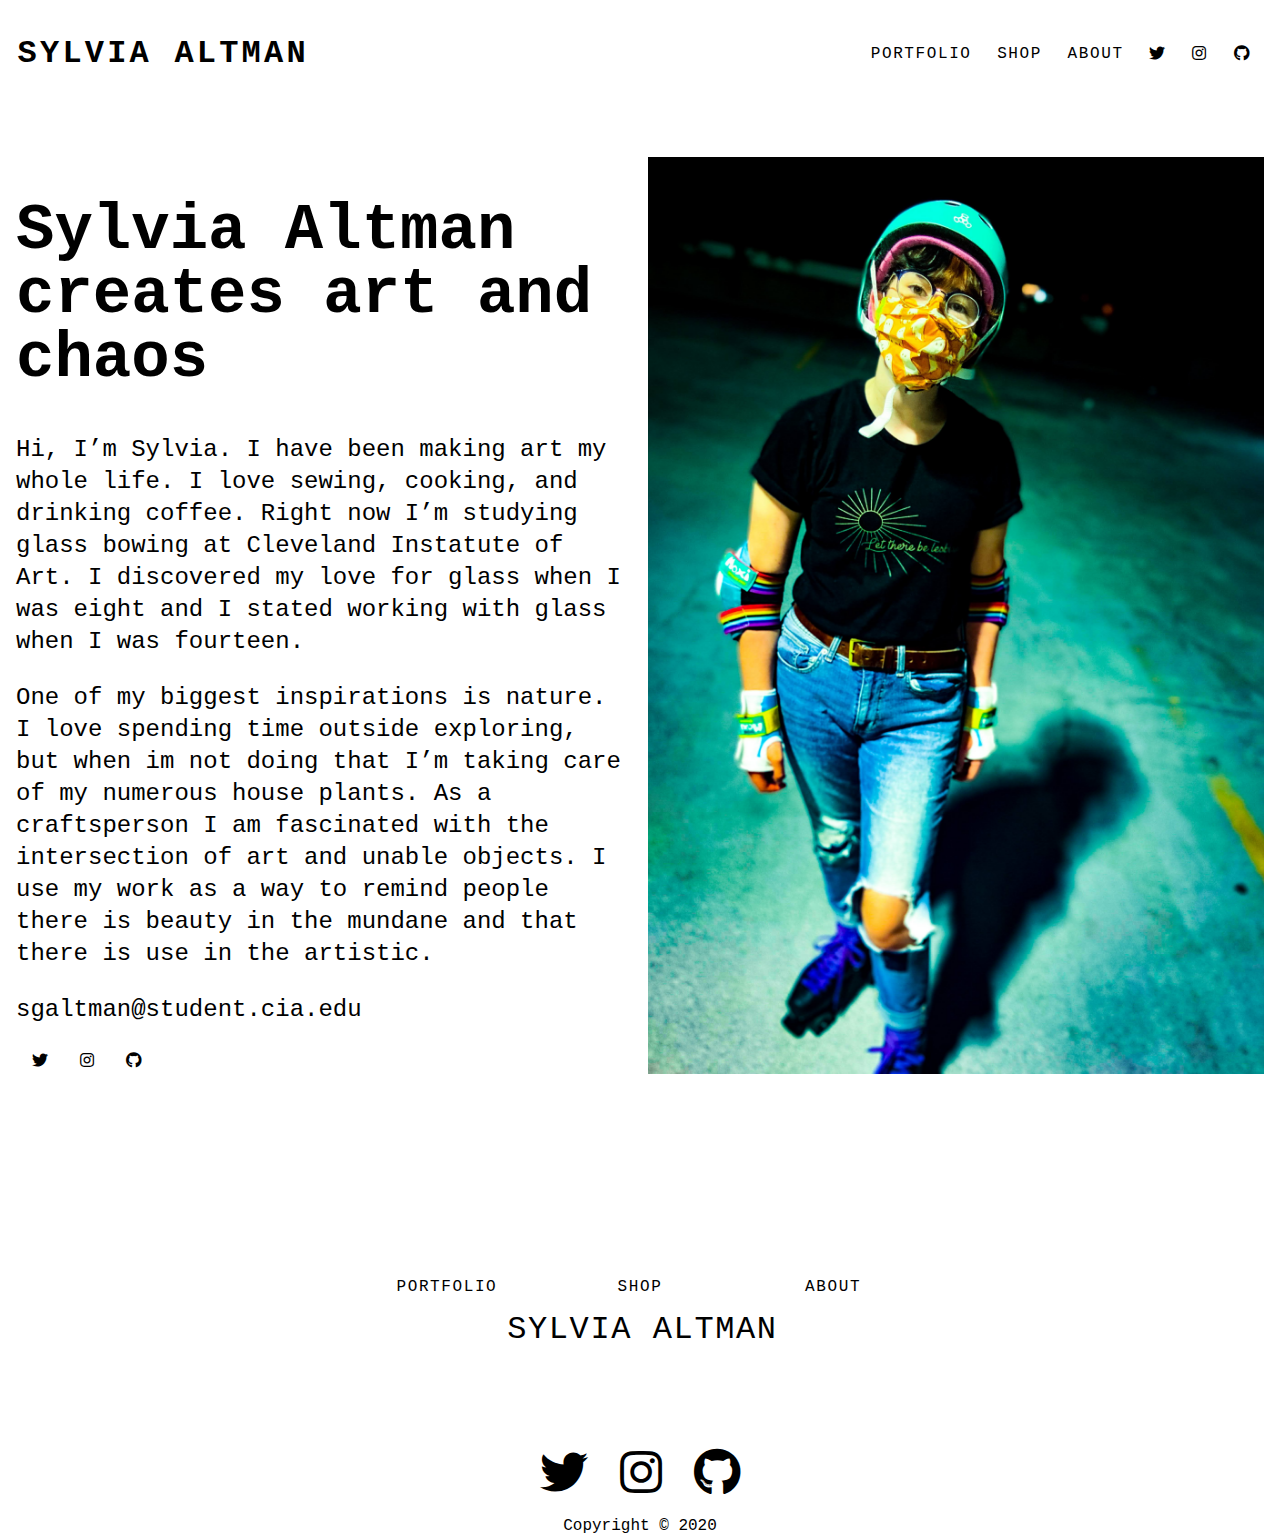
<file: about.html>
<!DOCTYPE html>
<html lang="en">
<head>
    <meta charset="UTF-8">
    <meta name="viewport" content="width=device-width, initial-scale=1.0">
    <link rel="stylesheet" href="css/styles.css">
    <link rel="stylesheet" href="css/glightbox.min.css">
    <link rel="stylesheet" href="css/all.min.css">
    <title>Sylvia Altman Homepage</title>
</head>
<body>

<header>
        <nav class="nav-bar">
            <h1 class="logo"><a href="index.html">Sylvia Altman</a></h1>
            <ul class="nav-menu">
                <li class="nav-item"><a href="portfolio.html">Portfolio</a></li>
                <li class="nav-item"><a href="shop.html">Shop</a></li>
                <li class="nav-item"><a href="about.html">About</a></li>
                <li class="nav-item social-nav-item">
                    <a href="https://twitter.com/alt_mansalt" aria-label="Link to Twitter"
                        ><i class="fab fa-twitter" aria-hidden="true"></i
                    ></a>
                </li> 
                <li class="nav-item social-nav-item">
                    <a href="https://instagram/sylvia_alt" aria-label="Link to Instagram"
                        ><i class="fab fa-instagram" aria-hidden="true"></i
                    ></a>
                <li class="nav-item social-nav-item">
                    <a href="https://github.com/sylvia-altman" aria-label="Link to Github"
                        ><i class="fab fa-github" aria-hidden="true"></i
                    ></a>
                </li> 
            </ul> 
        </nav>
    </header>

    <main class="about-page">
        <section class="about-text">
            <h1>Sylvia Altman creates art and chaos</h1>
            <p>
                Hi, I’m Sylvia. I have been making art my whole life. I love sewing, cooking, and drinking coffee. Right now I’m studying glass bowing at Cleveland Instatute of Art. I discovered my love for glass when I was eight and I stated working with glass when I was fourteen.
            </p>
            <p>
                One of my biggest inspirations is nature. I love spending time outside exploring, but when im not doing that I’m taking care of my numerous house plants. As a craftsperson I am fascinated with the intersection of art and unable objects. I use my work as a way to remind people there is beauty in the mundane and that there is use in the artistic.  
            </p>
            <p>sgaltman@student.cia.edu</p>

        <section class="about-social">
            <a href="https://twitter.com/alt_mansalt" aria-label="Link to Twitter"
                ><i class="fab fa-twitter" aria-hidden="true"></i
            ></a>

        <a href="https://instagram.com/sylvia_alt" aria-label="Link to Instagram"
            ><i class="fab fa-instagram" aria-hidden="true"></i
        ></a>

        <a href="https://github.com/sylvia-altman" aria-label="Link to Github"
            ><i class="fab fa-github" aria-hidden="true"></i
        ></a>
        </section>
    </section>
        <section class="about-image">
            <img src="img/about-img.JPG" alt="Sylvia Altman in rolerskating gear.">
        </section>
    </main>

    <footer>
        <nav class="nav-bar footer-nav">
            <ul class="nav-menu">
                <li class="nav-item"><a href="portfolio.html">Portfolio</a></li>
                <li class="nav-item"><a href="shop.html">Shop</a></li>
                <li class="nav-item"><a href="about.html">About</a></li>
                <li class="nav-item logo footer-logo"><a href="index.html"> Sylvia Altman</a></li>
            </ul>
        </nav>
        <section class="footer-social">
            <a href="https://twitter.com/alt_mansalt" aria-label="Link to Twitter"
                        ><i class="fab fa-twitter fa-3x" aria-hidden="true"></i
                    ></a>

                    <a href="https://instagram.com/sylvia_alt" aria-label="Link to Instagram"
                        ><i class="fab fa-instagram fa-3x" aria-hidden="true"></i
                    ></a>

                    <a href="https://github.com/sylvia-altman" aria-label="Link to Github"
                        ><i class="fab fa-github fa-3x" aria-hidden="true"></i
                    ></a>
        </section>
        <p class="footer-copyright">Copyright &copy; 2020</p>
    </footer>
</body>
</html>
</file>
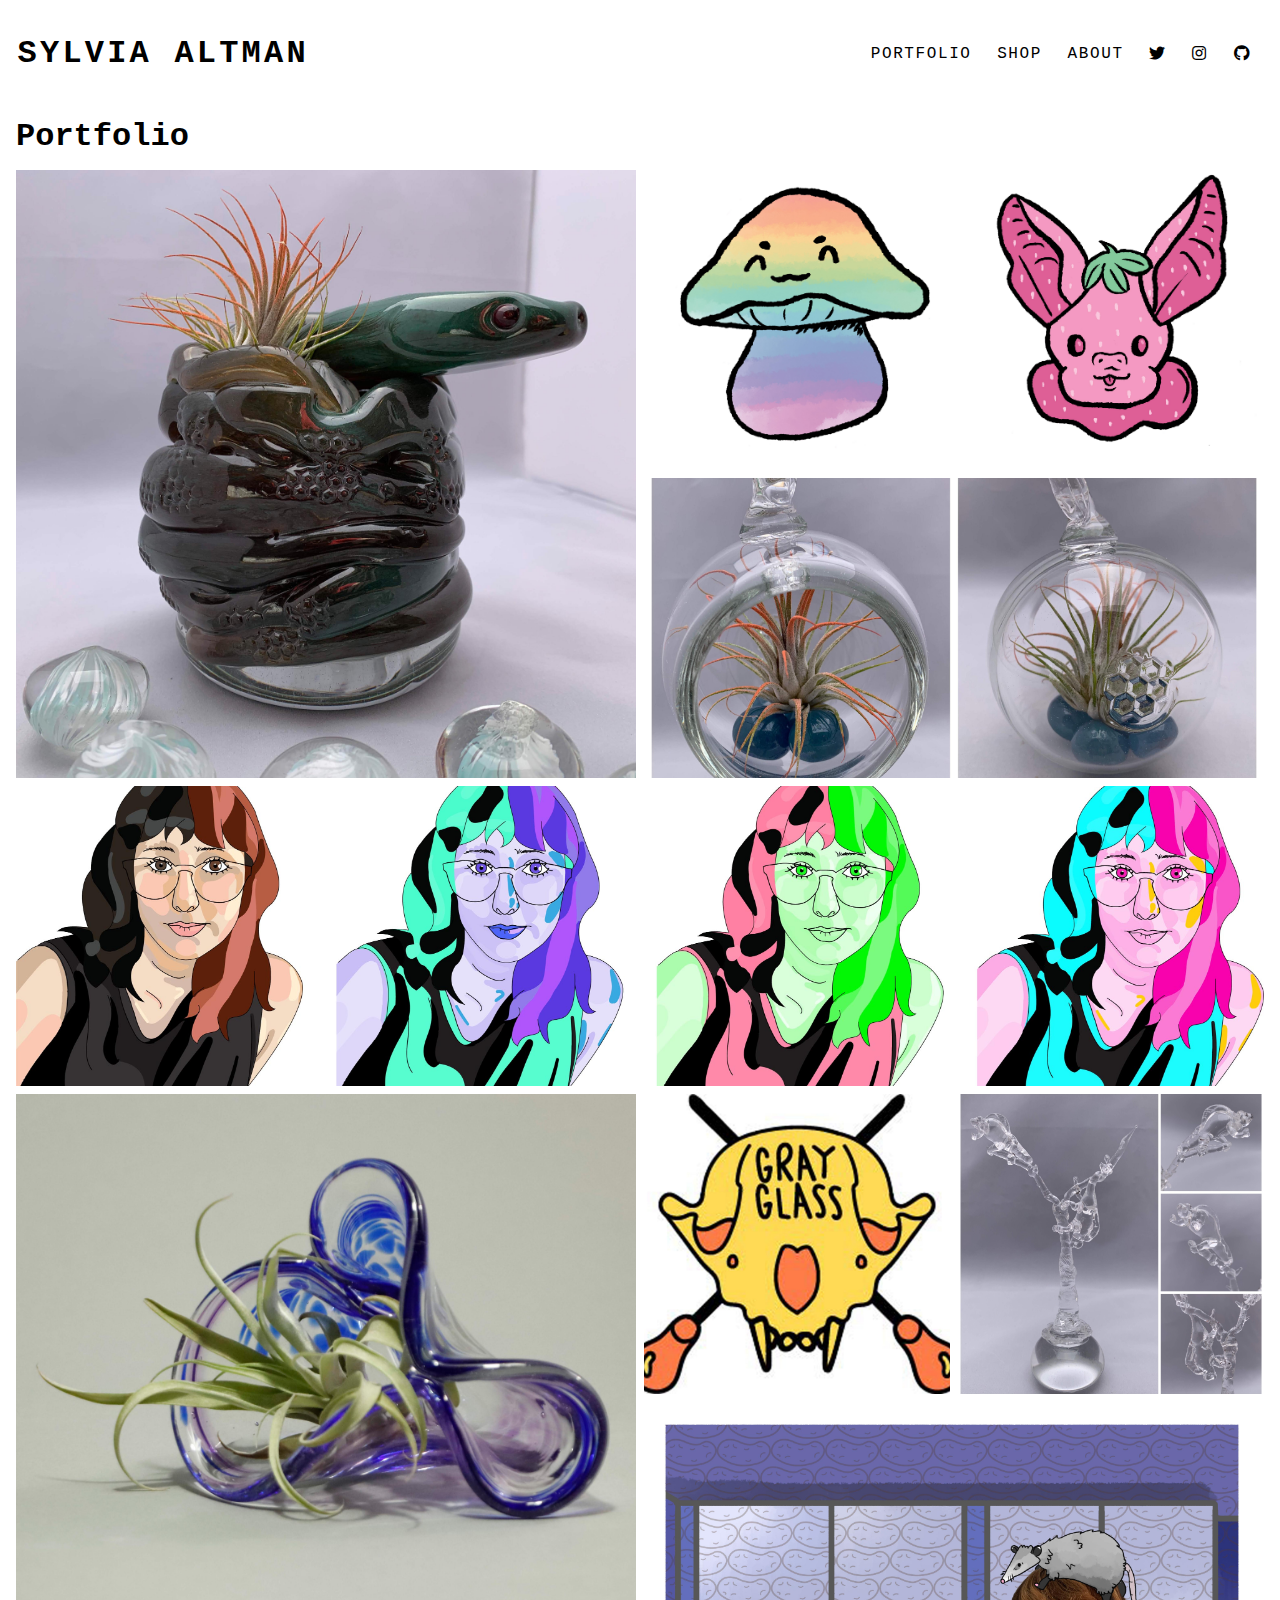
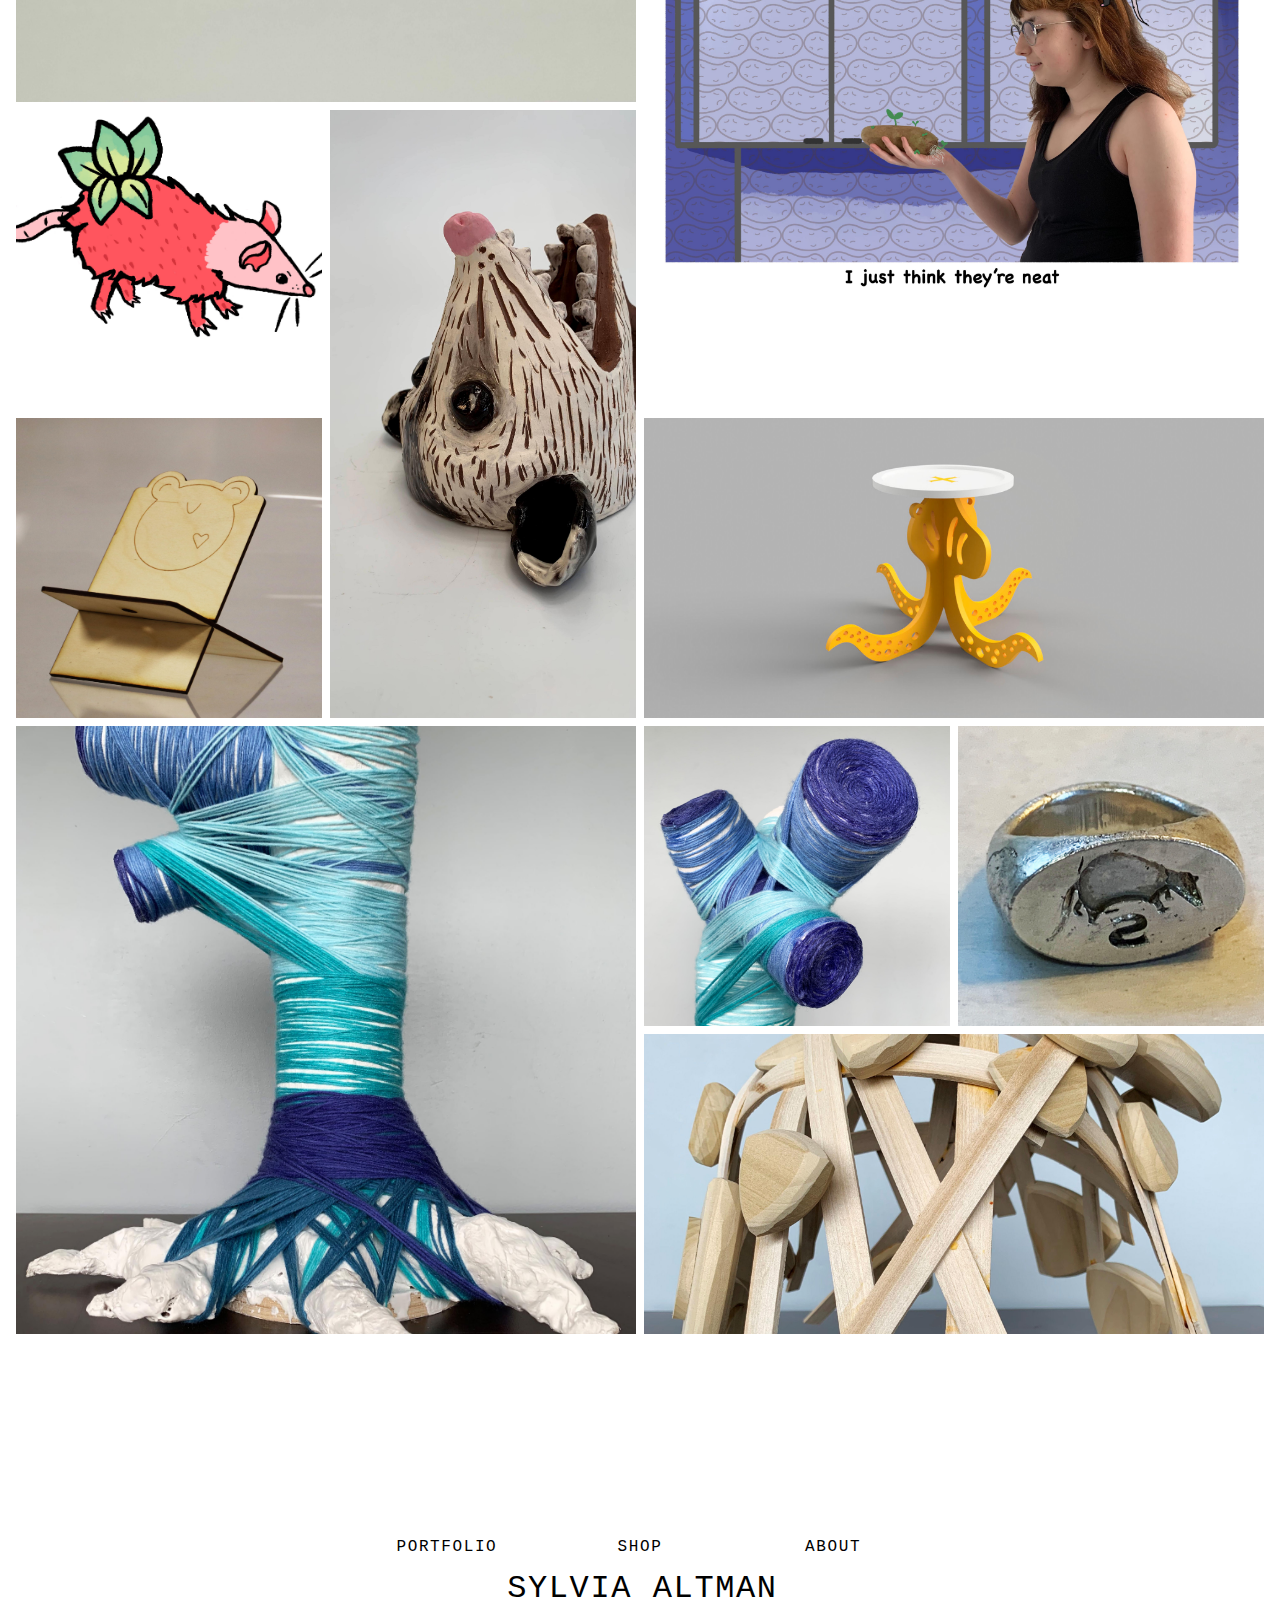
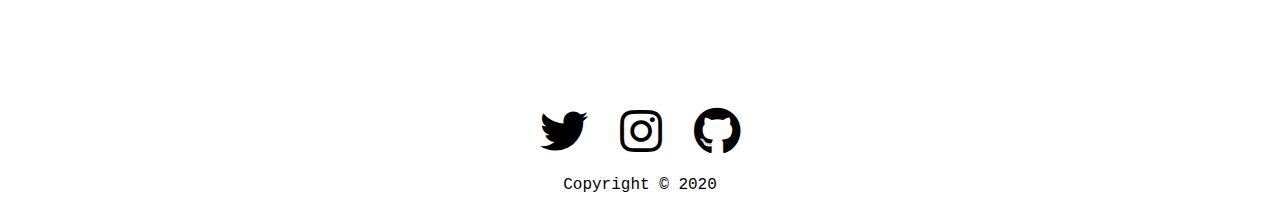
<file: portfolio.html>
<!DOCTYPE html>
<html lang="en">
<head>
    <meta charset="UTF-8">
    <meta name="viewport" content="width=device-width, initial-scale=1.0">
    <link rel="stylesheet" href="css/styles.css">
    <link rel="stylesheet" href="css/glightbox.min.css">
    <link rel="stylesheet" href="css/all.min.css">
    <title>Sylvia Altman Portfolio</title>
</head>
<body>

<header>
        <nav class="nav-bar">
            <h1 class="logo"><a href="index.html">Sylvia Altman</a></h1>
            <ul class="nav-menu">
                <li class="nav-item"><a href="portfolio.html">Portfolio</a></li>
                <li class="nav-item"><a href="shop.html">Shop</a></li>
                <li class="nav-item"><a href="about.html">About</a></li>
                <li class="nav-item social-nav-item">
                    <a href="https://twitter.com/alt_mansalt" aria-label="Link to Twitter"
                        ><i class="fab fa-twitter" aria-hidden="true"></i
                    ></a>
                </li> 
                <li class="nav-item social-nav-item">
                    <a href="https://instagram/sylvia_alt" aria-label="Link to Instagram"
                   ß     ><i class="fab fa-instagram" aria-hidden="true"></i
                    ></a>
                <li class="nav-item social-nav-item">
                    <a href="https://github.com/sylvia-altman" aria-label="Link to Github"
                        ><i class="fab fa-github" aria-hidden="true"></i
                    ></a>
                </li> 
            </ul> 
        </nav>
    </header>
    <main class="gallery-page">
        <h1>Portfolio</h1>
        <section class="gallery-span">
            <div class="gallery-item w-2 h-2"
                ><a href="img/sylvia-altman-glass-snake.jpg" class="glightbox" data-glightbox="title:Snake, 2019; description: Hand sculpted glass snake"
                    ><img src="img/sylvia-altman-glass-snake.jpg" alt="Hand sculpted glass snake." class="gallery-img"
                ></a>
            </div>
            <div class="gallery-item"
                ><a href="img/sylvia-altman-rainbow-mushroom.jpg" class="glightbox" data-glightbox="title: Rainbow Mushroom, 2020; description: Photoshop illustration."
                    ><img src="img/sylvia-altman-rainbow-mushroom.jpg" alt="Illustration of a rainbow mushroom with a smiling face." class="gallery-img"
                ></a>
            </div>
            <div class="gallery-item w-2"
                ><a href="img/sylvia-altman-glass-terrarium.jpg" class="glightbox" data-glightbox="title: Hanging Terrarium, 2019; description: Hand blown glass terrarium with blue marbles and air plant."
                    ><img src="img/sylvia-altman-glass-terrarium.jpg" alt="round glass terrarium with blue marbles and an air plant." class="gallery-img"
                ></a>
            </div>
            <div class="gallery-item"
                ><a href="img/sylvia-altman-strawberry-bat.jpg" class="glightbox" data-glightbox="title: Strawberry Bat, 2020; description: Photoshop illustration"
                    ><img src="img/sylvia-altman-strawberry-bat.jpg" alt="Illustration of a bat colored to look like a strawberry." class="gallery-img"
                ></a>
            </div>
            <div class="gallery-item w-4"
                ><a href="img/sylvia-altman-color-portrait.jpg" class="glightbox" data-glightbox="title: Color Portrait, 2020; description: Adobe Illustrator illustration using color harmonies."
                    ><img src="img/sylvia-altman-color-portrait.jpg" alt="Set of four of the same portraits each colored using diferent color harmonies." class="gallery-img"
                ></a>
            </div>
            <div class="gallery-item w-2 h-2"
                ><a href="img/sylvia-altman-plant-plate.jpg" class="glightbox" data-glightbox="title: Folded Plate, 2019; description: Hand blown and spun glass plate folded in on itself holding an air plant."
                    ><img src="img/sylvia-altman-plant-plate.jpg" alt="Glass plate folded in on itself holding an air plant." class="gallery-img"
                    ></a>
                </div>
            <div class="gallery-item"
                ><a href="img/sylvia-altman-possum-logo.jpg" class="glightbox" data-glightbox="title: Gray Glass Logo, 2020; description: Adobe Illustrator logo for a future glass studio."
                    ><img src="img/sylvia-altman-possum-logo.jpg" alt="Logo of a possum skull in front of two crosed glass blowing pipes. Gray Glass is writen on the forehead." class="gallery-img"
                ></a>
            </div>
            <div class="gallery-item w-2 h-2"
                ><a href="img/sylvia-altman-thinks-theyre-neat.jpg"
                    ><img src="img/sylvia-altman-thinks-theyre-neat.jpg" class="glightbox" data-glightbox="title: They're Neat, 2020; description: A digital mash-up of Adobe Illustrator, Photoshop painting, and found image." alt="A person who has a possum drawn on their head holding a potato with sprouts in front of kitchen cabinets." class="gallery-img"
                ></a></div>
            <div class="gallery-item"
                ><a href="img/sylvia-altman-glass-chameleon.jpg" class="glightbox"
                data-glightbox="title: Chameleons, 2019; description: Small glass sculpture made on the torch."
                    ><img src="img/sylvia-altman-glass-chameleon.jpg" alt="Small glass sculpture of a tree with two chameleons climing it." class="gallery-img"
                ></a>
            </div>
            <div class="gallery-item"
                ><a href="img/sylvia-altman-strawberry-possum.jpg" class="glightbox" data-glightbox="title: Strawberry Possum, 2020; description: Photoshop illustration"
                    ><img src="img/sylvia-altman-strawberry-possum.jpg" alt="Illustration of a possum colored to look like a strawberry." class="gallery-img"
                ></a>
            </div>
            <div class="gallery-item h-2"
                ><a href="img/sylvia-altman-ceramic-possum.jpg" class="glightbox" data-glightbox="title: Possum Head Rhyton, 2020; description: Sculpted and painted ceramics."
                    ><img src="img/sylvia-altman-ceramic-possum.jpg" alt="A ceremonial drinking vessel made to look like the head of a possum." class="gallery-img"
                ></a>
            </div>
            <div class="gallery-item"
                ><a href="img/sylvia-altman-frog-phone-stand.jpg" class="glightbox" data-glightbox="title: Frog Phone Stand, 2021; description: Laser cut and etched plywood."
                    ><img src="img/sylvia-altman-frog-phone-stand.jpg" alt="A phone stand made from two pieces of plywood slotted together. The front of the stand is cut out and etched to look like a frog." class="gallery-img"
                ></a>
            </div>
            <div class="gallery-item w-2"
                ><a href="img/sylvia-altman-octopus-side-table-render.jpg" class="glightbox" data-glightbox="title: Octopus Side Table, 2021; description: Model rendered in Fusion360."
                    ><img src="img/sylvia-altman-octopus-side-table-render.jpg" alt="A side table with legs mage to look like an octopus and a round top." class="gallery-img"
                ></a>
            </div>
            <div class="gallery-item w-2 h-2"
                ><a href="img/sylvia- altman-ocean-tree-sculpture.jpg" class="glightbox" data-glightbox="title: Ocean Tree, 2021; description: Plastic bottles, plaster, yarn."
                    ><img src="img/sylvia- altman-ocean-tree-sculpture.jpg" alt="A tree-like sculpture covered in plaster and yarn." class="gallery-img"
                ></a>
            </div>
            <div class="gallery-item"
                ><a href="img/sylvia-altman-ocean-tree-sculpture-close-up.jpg" class="glightbox" data-glightbox="title: Ocean Tree Close-up, 2021; description: Plastic bottles, plaster, yarn."
                    ><img src="img/sylvia-altman-ocean-tree-sculpture-close-up.jpg" alt="Close-up on the top on a tree-like sculpture covered in plaster and yarn." class="gallery-img"
                ></a>
            </div>
        </div>
        <div class="gallery-item"
            ><a href="img/sylvia-altman-possum-signet-ring.jpg" class="glightbox" data-glightbox="title: Posssum Signet Ring, 2020; description: 3D Printed Resin Cast in Silver."
                ><img src="img/sylvia-altman-possum-signet-ring.jpg" alt="A ring with an oval top. On the top is an inlayed possum and the letter S." class="gallery-img"
            ></a>
        </div>
            <div class="gallery-item w-2"
                ><a href="img/sylvia-altman-riverstone-nest-sculpture.jpg" class="glightbox" data-glightbox="title: Riverstone Nest, 2021; description: Poplar Wood."
                    ><img src="img/sylvia-altman-riverstone-nest-sculpture.jpg" alt="An up side down nest-like sculpture. It is made of woven strips of wood. Woven in and placed on top are smooth stone-like triangle shapes" class="gallery-img"
                ></a>
        </section>
    </main>
    <footer>
        <nav class="nav-bar footer-nav">
            <ul class="nav-menu">
                <li class="nav-item"><a href="portfolio.html">Portfolio</a></li>
                <li class="nav-item"><a href="shop.html">Shop</a></li>
                <li class="nav-item"><a href="about.html">About</a></li>
                <li class="nav-item logo footer-logo"><a href="index.html">Sylvia Altman</a></li>
            </ul>
        </nav>
        <section class="footer-social">
            <a href="https://twitter.com/alt_mansalt" aria-label="Link to Twitter"
                        ><i class="fab fa-twitter fa-3x" aria-hidden="true"></i
                    ></a>

                    <a href="https://instagram.com/sylvia_alt" aria-label="Link to Instagram"
                        ><i class="fab fa-instagram fa-3x" aria-hidden="true"></i
                    ></a>

                    <a href="https://github.com/sylvia-altman" aria-label="Link to Github"
                        ><i class="fab fa-github fa-3x" aria-hidden="true"></i
                    ></a>
        </section>
        <p class="footer-copyright">Copyright &copy; 2020</p>
    </footer>
    <script src="js/glightbox.min.js"></script>
    <script type="text/javascript">
    const lightbox = GLightbox({ loop: true });
    </script>
</body>
</html>
</file>
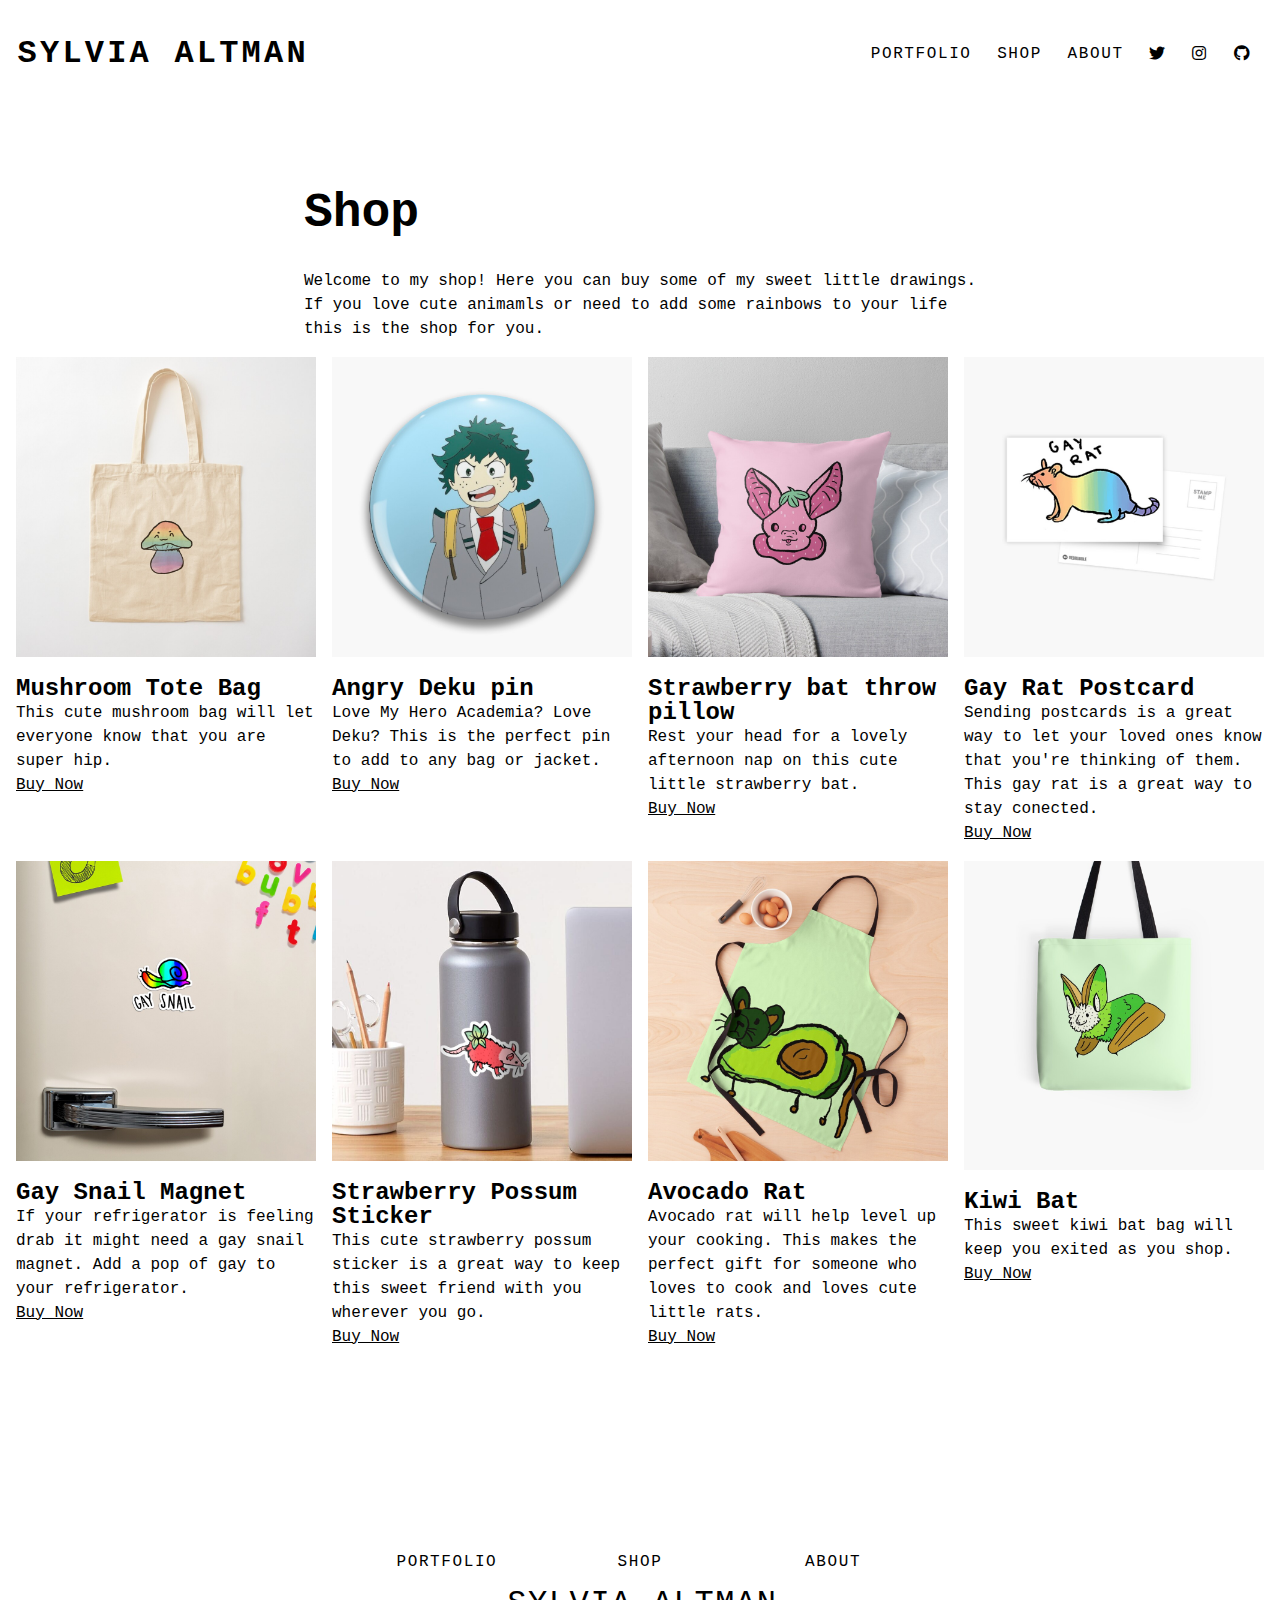
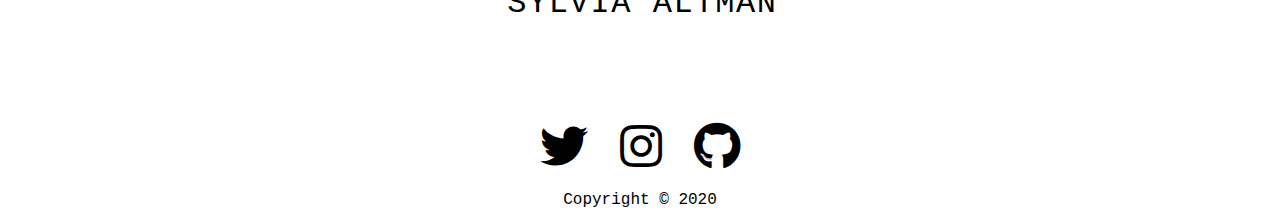
<file: shop.html>
<!DOCTYPE html>
<html lang="en">
<head>
    <meta charset="UTF-8">
    <meta name="viewport" content="width=device-width, initial-scale=1.0">
    <link rel="stylesheet" href="css/styles.css">
    <link rel="stylesheet" href="css/glightbox.min.css">
    <link rel="stylesheet" href="css/all.min.css">
    <title>Sylvia Altman Homepage</title>
</head>
<body>

<header>
        <nav class="nav-bar">
            <h1 class="logo"><a href="index.html">Sylvia Altman</a></h1>
            <ul class="nav-menu">
                <li class="nav-item"><a href="portfolio.html">Portfolio</a></li>
                <li class="nav-item"><a href="shop.html">Shop</a></li>
                <li class="nav-item"><a href="about.html">About</a></li>
                <li class="nav-item social-nav-item">
                    <a href="https://twitter.com/alt_mansalt" aria-label="Link to Twitter"
                        ><i class="fab fa-twitter" aria-hidden="true"></i
                    ></a>
                </li> 
                <li class="nav-item social-nav-item">
                    <a href="https://instagram/sylvia_alt" aria-label="Link to Instagram"
                        ><i class="fab fa-instagram" aria-hidden="true"></i
                    ></a>
                <li class="nav-item social-nav-item">
                    <a href="https://github.com/sylvia-altman" aria-label="Link to Github"
                        ><i class="fab fa-github" aria-hidden="true"></i
                    ></a>
                </li> 
            </ul> 
        </nav>
    </header>
<main class="shop-page">
    <section class="text-box">
        <h1>Shop</h1>
        <p>Welcome to my shop! Here you can buy some of my sweet little drawings. If you love cute animamls or need to add some rainbows to your life this is the shop for you.</p>
    </section>

    <section class="shop-box">
        <script type="text/javascript" src="https://www.redbubble.com/assets/external_portfolio.js"
        ></script>
        <script id="rb-xzfcxvzx" type="text/javascript">
         new RBExternalPortfolio(
            'www.redbubble.com', 'sylviagaltman', 
            3, 
            4
            ).renderIframe();
        </script>
    </section>
    <section class="curated-shop">
        <div class="shop-item">
            <a
                href="https://www.redbubble.com/i/tote-bag/Gay-mushroom-by-sylviagaltman/57384169.P1QBH?asc=u" target="_blank"
                ><img 
                    src="img/mushroom-tote-bag.jpg"
                    alt="Toate bag for sale with a rainbow mushroom."
            /></a>
            <h2> Mushroom Tote Bag</h2>
            <p>This cute mushroom bag will let everyone know that you are super hip.</p>
            <a href="https://www.redbubble.com/i/tote-bag/Gay-mushroom-by-sylviagaltman/57384169.P1QBH?asc=u" target="_blank">Buy Now</a>
        </div>
        <div class="shop-item">
            <a
                href="https://www.redbubble.com/i/pin/Angy-Deku-by-sylviagaltman/57221050.NP9QY?asc=u" target="_blank"
                ><img 
                    src="img/deku-pin.jpg"
                    alt="Pin for sale with Deku from MHA looking angry."
            /></a>
            <h2>Angry Deku pin</h2>
            <p>Love My Hero Academia? Love Deku? This is the perfect pin to add to any bag or jacket.</p>
            <a href="https://www.redbubble.com/i/pin/Angy-Deku-by-sylviagaltman/57221050.NP9QY?asc=u"target="_blank">Buy Now</a>
        </div>
        <div class="shop-item">
            <a
                href="https://www.redbubble.com/i/throw-pillow/Strawberry-bat-by-sylviagaltman/57227867.5X2YF?asc=u"target="_blank"
                ><img 
                    src="img/strawberry-bat-throw-pillow.jpg"
                    alt="Throw pillow for sale with a strawberry bat."
            /></a>
            <h2>Strawberry bat throw pillow</h2>
            <p>Rest your head for a lovely afternoon nap on this cute little strawberry bat.</p>
            <a href="https://www.redbubble.com/i/throw-pillow/Strawberry-bat-by-sylviagaltman/57227867.5X2YF?asc=u"target="_blank">Buy Now</a>
        </div>
        <div class="shop-item">
            <a
                href="https://www.redbubble.com/i/postcard/Gay-rat-by-sylviagaltman/57218430.V7PMD?asc=u"target="_blank"
                ><img 
                    src="img/gay-rat-postcard.jpg"
                    alt="Postcard for sale with a rainbow rat."
            /></a>
            <h2>Gay Rat Postcard</h2>
            <p>Sending postcards is a great way to let your loved ones know that you're thinking of them. This gay rat is a great way to stay conected.</p>
            <a href="https://www.redbubble.com/i/postcard/Gay-rat-by-sylviagaltman/57218430.V7PMD?asc=u" target="_blank">Buy Now</a>
        </div>
        <div class="shop-item">
            <a
                href="https://www.redbubble.com/i/magnet/Gay-snail-by-sylviagaltman/57218867.TBCTK?asc=u"target="_blank"
                ><img 
                    src="img/snail-magnet.jpg"
                    alt="Magnet for sale with a rainbow snail."
            /></a>
            <h2>Gay Snail Magnet</h2>
            <p>If your refrigerator is feeling drab it might need a gay snail magnet. Add a pop of gay to your refrigerator.</p>
            <a href="https://www.redbubble.com/i/magnet/Gay-snail-by-sylviagaltman/57218867.TBCTK?asc=u"target="_blank">Buy Now</a>
        </div>
        <div class="shop-item">
            <a
                href="https://www.redbubble.com/i/sticker/Strawberry-possum-by-sylviagaltman/57286108.EJUG5?asc=u"target="_blank"
                ><img 
                    src="img/strawberry-possum-sticker.jpg"
                    alt="Sticker for sale with a strawberry possum."
            /></a>
            <h2>Strawberry Possum Sticker</h2>
            <p>This cute strawberry possum sticker is a great way to keep this sweet friend with you wherever you go.</p>
            <a href="https://www.redbubble.com/i/sticker/Strawberry-possum-by-sylviagaltman/57286108.EJUG5?asc=u"target="_blank">Buy Now</a>
        </div>
        <div class="shop-item">
            <a
                href="https://www.redbubble.com/i/apron/Avocado-Rat-by-sylviagaltman/64799921.6ZXWR?asc=u"target="_blank"
                ><img 
                    src="img/avocado-rat-apron.jpg"
                    alt="Toate bag for sale with a rainbow mushroom."
            /></a>
            <h2>Avocado Rat</h2>
            <p>Avocado rat will help level up your cooking. This makes the perfect gift for someone who loves to cook and loves cute little rats.</p>
            <a href="https://www.redbubble.com/i/apron/Avocado-Rat-by-sylviagaltman/64799921.6ZXWR?asc=u"target="_blank">Buy Now</a>
        </div>
        <div class="shop-item">
            <a
                href="https://www.redbubble.com/i/tote-bag/kiwi-bat-by-sylviagaltman/64721120.PJQVX?asc=u"target="_blank"
                ><img 
                    src="img/kiwi-bat-tote-bag.jpg"
                    alt="Toate bag for sale with a rainbow mushroom."
            /></a>
            <h2>Kiwi Bat</h2>
            <p>This sweet kiwi bat bag will keep you exited as you shop.</p>
            <a href="https://www.redbubble.com/i/tote-bag/kiwi-bat-by-sylviagaltman/64721120.PJQVX?asc=u"target="_blank">Buy Now</a>
        </div>
    </section>
</main>
    <footer>
        <nav class="nav-bar footer-nav">
            <ul class="nav-menu">
                <li class="nav-item"><a href="portfolio.html">Portfolio</a></li>
                <li class="nav-item"><a href="shop.html">Shop</a></li>
                <li class="nav-item"><a href="about.html">About</a></li>
                <li class="nav-item logo footer-logo"><a href="index.html">Sylvia Altman</a></li>
            </ul>
        </nav>
        <section class="footer-social">
            <a href="https://twitter.com/alt_mansalt" aria-label="Link to Twitter"
                        ><i class="fab fa-twitter fa-3x" aria-hidden="true"></i
                    ></a>

                    <a href="https://instagram.com/sylvia_alt" aria-label="Link to Instagram"
                        ><i class="fab fa-instagram fa-3x" aria-hidden="true"></i
                    ></a>

                    <a href="https://github.com/sylvia-altman" aria-label="Link to Github"
                        ><i class="fab fa-github fa-3x" aria-hidden="true"></i
                    ></a>
        </section>
        <p class="footer-copyright">Copyright &copy; 2020</p>
    </footer>
</body>
</html>
</file>
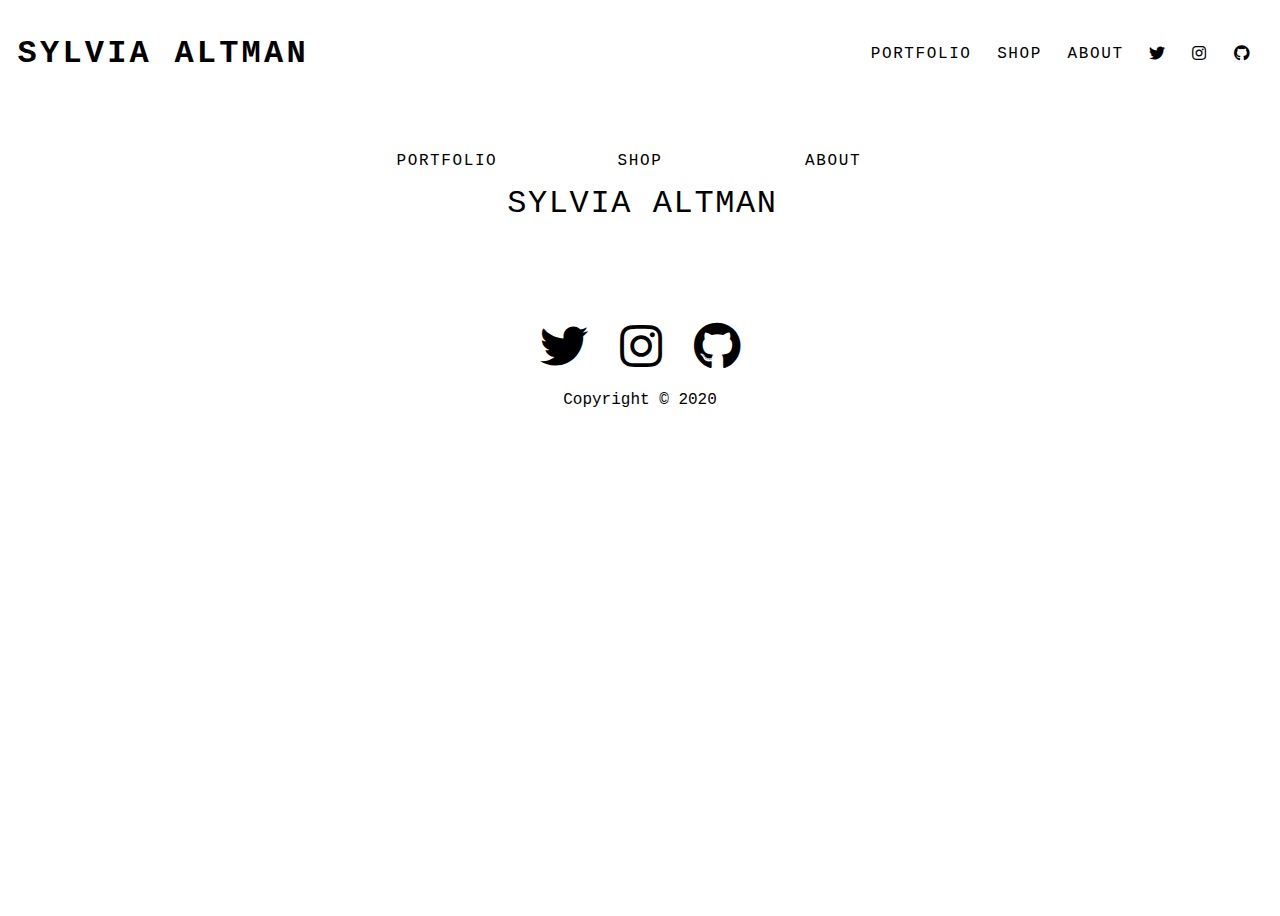
<file: template.html>
<!DOCTYPE html>
<html lang="en">
<head>
    <meta charset="UTF-8">
    <meta name="viewport" content="width=device-width, initial-scale=1.0">
    <link rel="stylesheet" href="css/styles.css">
    <link rel="stylesheet" href="css/glightbox.min.css">
    <link rel="stylesheet" href="css/all.min.css">
    <title>Sylvia Altman Homepage</title>
</head>
<body>

<header>
        <nav class="nav-bar">
            <h1 class="logo"><a href="index.html">Sylvia Altman</a></h1>
            <ul class="nav-menu">
                <li class="nav-item"><a href="portfolio.html">Portfolio</a></li>
                <li class="nav-item"><a href="shop.html">Shop</a></li>
                <li class="nav-item"><a href="about.html">About</a></li>
                <li class="nav-item social-nav-item">
                    <a href="https://twitter.com/alt_mansalt" aria-label="Link to Twitter"
                        ><i class="fab fa-twitter" aria-hidden="true"></i
                    ></a>
                </li> 
                <li class="nav-item social-nav-item">
                    <a href="https://instagram/sylvia_alt" aria-label="Link to Instagram"
                        ><i class="fab fa-instagram" aria-hidden="true"></i
                    ></a>
                <li class="nav-item social-nav-item">
                    <a href="https://github.com/sylvia-altman" aria-label="Link to Github"
                        ><i class="fab fa-github" aria-hidden="true"></i
                    ></a>
                </li> 
            </ul> 
        </nav>
    </header>
    <footer>
        <nav class="nav-bar footer-nav">
            <ul class="nav-menu">
                <li class="nav-item"><a href="portfolio.html">Portfolio</a></li>
                <li class="nav-item"><a href="shop.html">Shop</a></li>
                <li class="nav-item"><a href="about.html">About</a></li>
                <li class="nav-item logo footer-logo"><a href="index.html">Sylvia Altman</a></li>
            </ul>
        </nav>
        <section class="footer-social">
            <a href="https://twitter.com/alt_mansalt" aria-label="Link to Twitter"
                        ><i class="fab fa-twitter fa-3x" aria-hidden="true"></i
                    ></a>

                    <a href="https://instagram.com/sylvia_alt" aria-label="Link to Instagram"
                        ><i class="fab fa-instagram fa-3x" aria-hidden="true"></i
                    ></a>

                    <a href="https://github.com/sylvia-altman" aria-label="Link to Github"
                        ><i class="fab fa-github fa-3x" aria-hidden="true"></i
                    ></a>
        </section>
        <p class="footer-copyright">Copyright &copy; 2020</p>
    </footer>
</body>
</html>
</file>
<file: css/styles.css>
/* basic styles */
html {
  font-size: 100%;
  line-height: 1.5rem;
  box-sizing: border-box;
  font-family: "Courier New", Courier, monospace;
  height: 100%;
}

body {
  margin: 0 auto;
  padding: 0;
  min-height: 100%;
}

*,
*::before,
*::after {
  box-sizing: inherit;
}

img,
video {
  width: 100%;
  height: auto;
  display: block;
}

/* Begin header navbar styles*/
.nav-bar {
  display: flex;
  flex-wrap: wrap;
  justify-content: center;
  align-items: center;
  line-height: 1rem;
  overflow: hidden;
  background-color: #ffffff;
}

.logo,
.nav-menu {
  text-transform: uppercase;
}
.logo,
.nav-item {
  white-space: nowrap;
}

.nav-menu {
  list-style: none;
  display: flex;
  flex-wrap: wrap;
  justify-content: space-evenly;
  align-items: center;
  padding: 0;
  margin: 0;
}

.nav-item {
  flex: 1 0 33.3%;
  text-align: center;
}

.social-nav-item {
  flex: 1 1 10%;
}

.logo a,
.nav-menu a {
  display: block;
  text-decoration: none;
  letter-spacing: 0.2rem;
  padding: 0.8rem;
  color: #000000;
}

.logo a {
  font-weight: 700;
  font-size: 2rem;
}

.nav-menu a {
  font-weight: 400;
  letter-spacing: 0.1rem;
  border-bottom: 1px solid #ffffff;
  transition: all ease 0.1s;
}

.nav-menu a:hover {
  border-bottom: 1px solid #000000;
}

/* Hero Header navbar changes*/

.hero-nav {
  background: none;
  grid-column: 1 / -1;
  grid-row: 1 / -1;
  background: none;
  align-content: top;
  z-index: 10;
}

.hero-nav .logo a,
.hero-nav .nav-menu a {
  color: white;
}

.hero-nav .nav-menu a:hover {
  border-bottom: 1px solid #ffffff;
}

.hero-nav .nav-menu a {
  border-bottom: 1px solid rgba(0, 0, 0, 0);
}

/* home page hero */

.hero-box {
  display: grid;
  grid-template-columns: 1fr;
  grid-template-rows: 1fr;
  grid-gap: 0;
  align-content: center;
  justify-content: center;
  align-items: start;
  height: 100%;
}

.hero-image-box {
  height: 100vh;
  max-width: 100%;
  display: grid;
  grid-column: 1 / -1;
  grid-row: 1 / -1;
}

.hero-image-box::after {
  content: "";
  background-color: rgba(0, 0, 0, 0.5);
  height: 100%;
  width: 100%;
  position: absolute;
  top: 0;
  left: 0;
}

.hero-img,
.hero-video {
  width: 100%;
  height: 100%;
  object-fit: cover;
}

.hero-video {
  background-color: black;
  background-image: url("../img/cover-photo.JPG");
  background-repeat: no-repeat;
  background-size: cover;
  background-position: center;
}

.hero-text-box {
  grid-row: 1 / -1;
  grid-column: 1 / -1;
  align-self: center;
  padding: 1rem;
  z-index: 10;
  text-align: center;
}

.hero-heading {
  font-size: 1.5rem;
  letter-spacing: 0.05rem;
  font-weight: bold;
  text-transform: uppercase;
  color: white;
}

.hero-text {
  font-size: 1rem;
  margin-top: 0.5rem;
  color: white;
}

.hero-button {
  display: inline-block;
  padding: 0.75rem 2rem;
  background: none;
  color: white;
  font-size: 1.2rem;
  font-weight: bold;
  border: 1px solid white;
  border-radius: 5px;
  margin: 2rem;
}

.hero-button:hover {
  transform: scale(0.95);
}

.hero-button:active {
  background: rgba(0, 0, 0, 0.3);
}

/* About css page */
.about-page {
  padding: 2rem 1rem 10rem 1rem;
  display: grid;
  grid-template-columns: 1fr;
  height: 100%;
}

.about-text {
  margin: 0 auto;
}

.about-text h1 {
  font-size: 2rem;
  line-height: 2rem;
}

.about-image img {
  height: 100%;
  object-fit: cover;
}

.about-social {
  display: flex;
  justify-content: start;
}

.about-social a {
  color: #000000;
  padding: 0 1rem;
}

/* begin grid gallery styles */

.gallery-page {
  padding: 0 1rem 10rem 1rem;
}

.gallery-span {
  display: grid;
  grid-auto-rows: 300px;
  grid-gap: 0.5rem;
  grid-auto-flow: dense;
  grid-template-columns: repeat(auto-fit, minmax(300px, 1fr));
}

.gallery-item {
  height: 100%;
  width: 100%;
  overflow: hidden;
}

.gallery-img {
  height: 100%;
  object-fit: cover;
  transition: 0.5s ease-in-out;
}

.gallery-img:hover {
  transform: scale(1.5);
}

.w-1,
.w-2,
.w-3,
.w-4,
.w-5,
.w-6 {
  grid-column: span 1;
}

.h-1,
.h-2,
.h-3,
.h-4,
.h-5,
.h-6 {
  grid-row: span 1;
}

/* styles for imbeded shop page */
.shop-page {
  padding: 2rem 1rem 10rem 1rem;
}

.shop-page h1 {
  font-size: 3rem;
  line-height: 3rem;
}

.shop-page .text-box {
  max-width: 70ch;
  margin: 0 auto;
}

.shop-box {
  width: 266px;
  margin: 0 auto;
}

.shop-box iframe {
  width: 100%;
  height: 2749px; /* 12 items tall */
}

@media (min-width: 506px) {
  .shop-box {
    width: 506px;
  }
  .shop-box iframe {
    height: 1417px; /* 6 items tall */
  }
}

@media (min-width: 746px) {
  .shop-box {
    width: 746px;
  }
  .shop-box iframe {
    height: 937px; /* 4 items tall*/
  }
}

@media (min-width: 986px) {
  .shop-box {
    width: 986px;
  }
  .shop-box iframe {
    height: 751px; /* 3 items tall */
  }
}

@media (min-width: 1226px) {
  .shop-box {
    width: 1226px;
  }
}

.curated-shop {
  display: grid;
  grid-template-columns: repeat(auto-fit, minmax(300px, 1fr));
  grid-gap: 1rem;
}

.shop-item p {
  margin: 0;
}

.shop-item h2 {
  margin-bottom: 0;
}

.shop-item a {
  color: #000000;
}

/* footer nav extra style */
.footer-logo {
  white-space: nowrap;
}

.footer-social {
  display: flex;
  justify-content: center;
  padding-top: 3rem;
}

.footer-copyright {
  display: flex;
  justify-content: center;
}

.footer-social a {
  color: black;
  padding: 0 1rem;
}

/* add media queries for large screens */

@media (min-width: 600px) {
  .nav-bar {
    line-height: 1.5rem;
  }
  .nav-menu {
    padding: 0 1rem;
  }
  .nav-item {
    flex: 1 1;
  }
  .hero-nav {
    padding-bottom: 1rem;
  }
  .hero-heading {
    font-size: 4rem;
    line-height: 4rem;
  }

  .hero-text-box {
    padding: 2rem;
  }

  .hero-text {
    font-size: 2rem;
    line-height: 2rem;
  }

  .about-page {
    grid-template-columns: 1fr 1fr;
    grid-gap: 1rem;
  }

  .about-text h1 {
    font-size: 2rem;
    line-height: 2rem;
  }

  .about-text p {
    font-size: 1.1rem;
    line-height: 1.5rem;
  }

  .footer-nav {
    padding-top: 2rem;
  }
  .footer-logo {
    flex-basis: 100%;
  }
}

@media (min-width: 920px) {
  body {
    max-width: 1400px;
  }
  .hero-body {
    max-width: unset;
  }
  .nav-bar {
    justify-content: space-between;
    padding: 1rem 0;
    margin: 1rem auto 2rem auto;
    line-height: 1rem;
  }
  .nav-menu {
    width: auto;
    justify-self: end;
  }

  .logo {
    margin: 0 0 0 0.3rem;
    justify-self: start;
  }
  .hero-nav {
    width: 100%;
  }

  .about-text h1 {
    font-size: 4rem;
    line-height: 4rem;
  }

  .about-text p {
    font-size: 1.5rem;
    line-height: 2rem;
  }

  .footer-nav {
    justify-content: space-evenly;
  }

  .w-1 {
    grid-column: span 1;
  }
  .w-2 {
    grid-column: span 2;
  }
  .w-3 {
    grid-column: span 3;
  }
  .w-4 {
    grid-column: span 4;
  }
  .w-5 {
    grid-column: span 5;
  }
  .w-6 {
    grid-column: span 6;
  }

  .h-1 {
    grid-row: span 1;
  }
  .h-2 {
    grid-row: span 2;
  }
  .h-3 {
    grid-row: span 3;
  }
  .h-4 {
    grid-row: span 4;
  }
  .h-5 {
    grid-row: span 5;
  }
  .h-6 {
    grid-row: span 6;
  }
}
</file>
